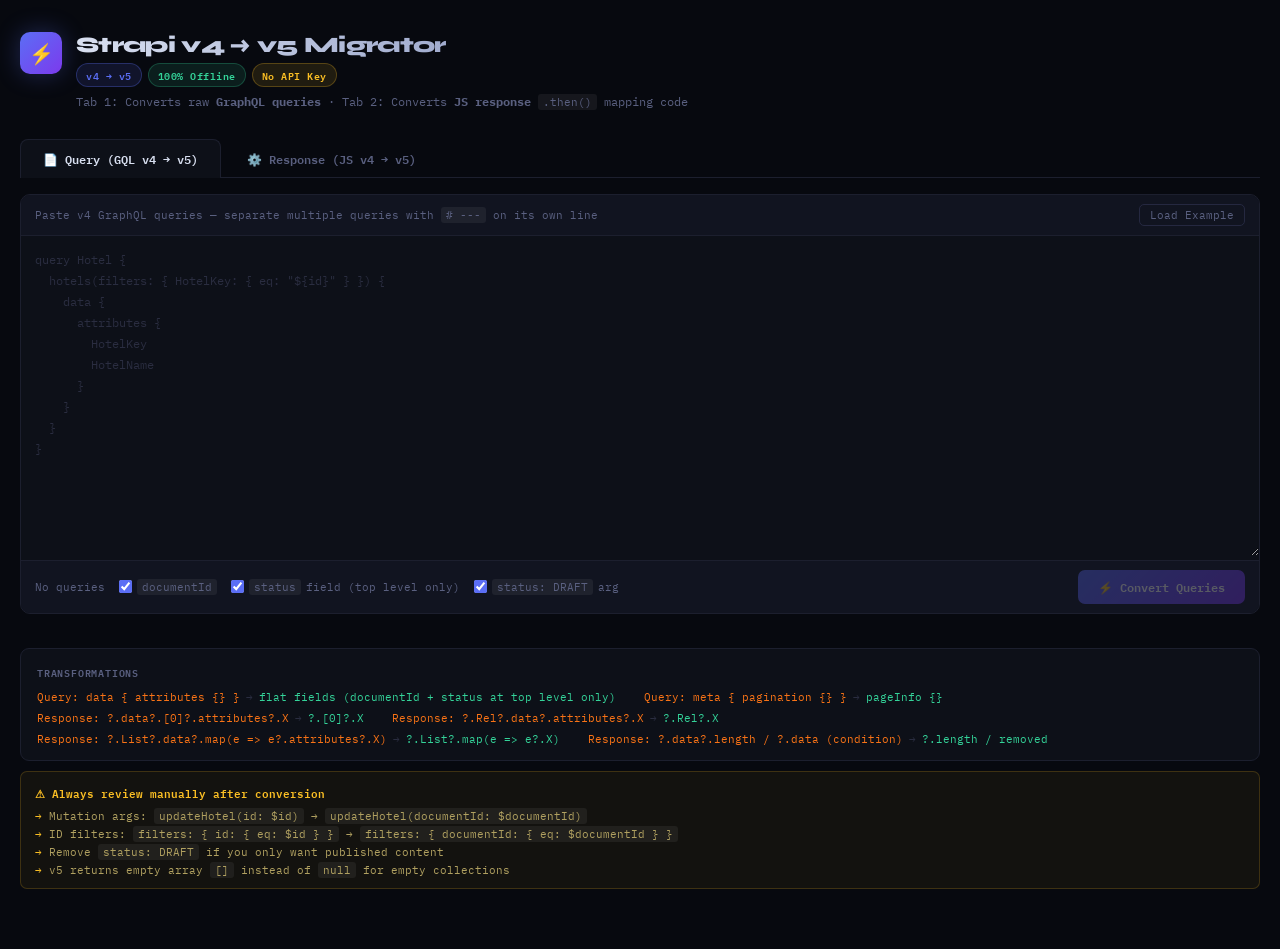
<file: index.html>
<!DOCTYPE html>
<html lang="en">
<head>
<meta charset="UTF-8"/>
<meta name="viewport" content="width=device-width, initial-scale=1.0"/>
<title>Strapi v4 → v5 Migrator</title>
<link href="https://fonts.googleapis.com/css2?family=IBM+Plex+Mono:wght@400;500;600&family=Syne:wght@700;800&display=swap" rel="stylesheet">
<style>
*,*::before,*::after{box-sizing:border-box;margin:0;padding:0}
:root{
  --bg:#07090f;--s1:#0d1018;--s2:#111420;--b1:#1c1f2e;--b2:#252840;
  --tx:#d8dff0;--mt:#5a6080;--dm:#2a2d40;
  --ac:#5b6ef5;--ac2:#7c3aed;
  --gn:#34d399;--rd:#f87171;--yl:#fbbf24;
  --mono:'IBM Plex Mono',monospace;--head:'Syne',sans-serif;
}
html{scroll-behavior:smooth}
body{background:var(--bg);color:var(--tx);font-family:var(--mono);min-height:100vh;padding:32px 20px 60px}
::-webkit-scrollbar{width:5px;height:5px}
::-webkit-scrollbar-thumb{background:var(--dm);border-radius:3px}
.wrap{max-width:1300px;margin:0 auto}

/* header */
.hdr{display:flex;align-items:flex-start;gap:14px;margin-bottom:26px}
.logo{width:42px;height:42px;flex-shrink:0;border-radius:10px;background:linear-gradient(135deg,var(--ac),var(--ac2));display:flex;align-items:center;justify-content:center;font-size:20px;box-shadow:0 0 24px rgba(91,110,245,.3)}
h1{font-family:var(--head);font-size:22px;font-weight:800;letter-spacing:-.03em;background:linear-gradient(90deg,#d8dff0,#7c8ab8);-webkit-background-clip:text;-webkit-text-fill-color:transparent;margin-bottom:5px}
.badges{display:flex;gap:6px;flex-wrap:wrap;margin-top:4px}
.badge{display:inline-flex;align-items:center;border-radius:20px;padding:2px 9px;font-size:10px;font-weight:600;letter-spacing:.05em}
.b-ac{background:rgba(91,110,245,.12);border:1px solid rgba(91,110,245,.3);color:var(--ac)}
.b-gn{background:rgba(52,211,153,.1);border:1px solid rgba(52,211,153,.25);color:var(--gn)}
.b-yl{background:rgba(251,191,36,.1);border:1px solid rgba(251,191,36,.25);color:var(--yl)}
.hdr p{font-size:11.5px;color:var(--mt);line-height:1.65;margin-top:6px}

/* tabs */
.tabs{display:flex;gap:3px;border-bottom:1px solid var(--b1);margin-bottom:0}
.tab{padding:9px 22px;border-radius:8px 8px 0 0;font-size:12px;font-family:var(--mono);font-weight:600;cursor:pointer;border:1px solid transparent;border-bottom:none;color:var(--mt);background:transparent;transition:all .15s;position:relative;bottom:-1px}
.tab.on{background:var(--s1);border-color:var(--b1);border-bottom-color:var(--s1);color:var(--tx)}
.tab:hover:not(.on){color:var(--tx)}
.tc{padding-top:16px}

/* panels */
.panel{background:var(--s1);border:1px solid var(--b1);border-radius:10px;overflow:hidden;margin-bottom:12px}
.ph{background:var(--s2);border-bottom:1px solid var(--b1);padding:9px 14px;display:flex;align-items:center;justify-content:space-between;gap:8px;flex-wrap:wrap}
.pf{background:var(--s2);border-top:1px solid var(--b1);padding:9px 14px;display:flex;align-items:center;justify-content:space-between;flex-wrap:wrap;gap:8px}
.ph-lbl{font-size:11px;color:var(--mt)}
textarea{width:100%;background:transparent;border:none;padding:13px 14px;color:#8a98c4;font-family:var(--mono);font-size:12px;line-height:1.75;resize:vertical;outline:none}
textarea::placeholder{color:var(--dm)}

/* options */
.opts{display:flex;gap:14px;flex-wrap:wrap;align-items:center}
.chk{display:flex;align-items:center;gap:5px;cursor:pointer;font-size:11px;color:var(--mt);user-select:none}
.chk input{width:13px;height:13px;cursor:pointer;accent-color:var(--ac)}
.chk:hover{color:var(--tx)}

/* buttons */
.btn{background:linear-gradient(135deg,var(--ac),var(--ac2));border:none;border-radius:7px;padding:7px 20px;color:#fff;font-family:var(--mono);font-weight:600;font-size:12px;cursor:pointer;transition:opacity .15s,transform .1s;display:flex;align-items:center;gap:6px}
.btn:hover:not(:disabled){opacity:.85;transform:translateY(-1px)}
.btn:disabled{opacity:.3;cursor:not-allowed;transform:none}
.btn-sm{background:transparent;border:1px solid var(--b2);border-radius:5px;padding:3px 10px;color:var(--mt);font-family:var(--mono);font-size:10px;cursor:pointer;display:flex;align-items:center;gap:4px;transition:all .15s;white-space:nowrap}
.btn-sm:hover,.btn-sm.ok{border-color:var(--gn);color:var(--gn)}
.btn-ghost{background:transparent;border:1px solid var(--b2);border-radius:5px;padding:3px 10px;color:var(--mt);font-family:var(--mono);font-size:11px;cursor:pointer;transition:all .15s}
.btn-ghost:hover{border-color:var(--ac);color:var(--ac)}
.btn-ca{background:var(--s2);border:1px solid var(--b2);border-radius:5px;padding:3px 10px;color:var(--mt);font-family:var(--mono);font-size:10px;cursor:pointer;display:flex;align-items:center;gap:4px;transition:all .15s}
.btn-ca:hover,.btn-ca.ok{border-color:var(--gn);color:var(--gn)}

/* progress */
#pw{display:none;margin-bottom:12px}
.pi{display:flex;justify-content:space-between;align-items:center;margin-bottom:6px}
.pi span{font-size:11px;color:var(--mt)}
#pt{height:3px;background:var(--dm);border-radius:2px}
#pb{height:100%;width:0;background:linear-gradient(90deg,var(--ac),var(--ac2));border-radius:2px;transition:width .2s}
#pb.done{background:var(--gn)}

/* cards */
#qr,#rr{display:flex;flex-direction:column;gap:10px}
.card{background:var(--s1);border:1px solid var(--b1);border-radius:9px;overflow:hidden;animation:fi .18s ease}
@keyframes fi{from{opacity:0;transform:translateY(4px)}to{opacity:1}}
.card.ok2{border-color:#1b3428}.card.er{border-color:#3a1a1a}
.ch{background:var(--s2);border-bottom:1px solid var(--b1);padding:8px 13px;display:flex;align-items:center;justify-content:space-between;gap:6px;flex-wrap:wrap}
.card.ok2 .ch{background:#0c1e17}.card.er .ch{background:#1e0c0c}
.ct2{display:flex;align-items:center;gap:8px}
.cn{font-size:12px;font-weight:600;color:var(--tx)}
.cb2{display:grid;grid-template-columns:1fr 1fr}
.cp{padding:11px 13px}
.cp:first-child{border-right:1px solid var(--b1)}
.pl{font-size:9px;font-weight:700;letter-spacing:.1em;margin-bottom:7px}
.pl4{color:var(--rd)}.pl5{color:var(--gn)}
.cp pre{margin:0;font-family:var(--mono);font-size:11.5px;line-height:1.7;white-space:pre-wrap;word-break:break-word}
.p4 pre{color:#7a8ab0}.p5 pre{color:#86efac}

/* response output */
.rg{display:grid;grid-template-columns:1fr 1fr;gap:10px}
.rp{background:var(--s1);border:1px solid var(--b1);border-radius:9px;overflow:hidden}
.rp.ok2{border-color:#1b3428}
.rph{background:var(--s2);border-bottom:1px solid var(--b1);padding:8px 13px;display:flex;justify-content:space-between;align-items:center}
.rp pre{padding:13px;font-family:var(--mono);font-size:11.5px;line-height:1.7;white-space:pre-wrap;word-break:break-word;max-height:620px;overflow-y:auto;color:#7a8ab0}
.rp.ok2 pre{color:#86efac}

/* footer */
.leg{margin-top:22px;background:var(--s1);border:1px solid var(--b1);border-radius:9px;padding:14px 16px}
.leg-t{font-size:10px;color:var(--mt);font-weight:600;letter-spacing:.08em;margin-bottom:9px}
.leg-g{display:flex;flex-wrap:wrap;gap:7px 28px}
.li{font-size:11px;display:flex;align-items:center;gap:6px}
.lv4{color:#f97316}.lv5{color:var(--gn)}.la{color:var(--dm)}
.note{margin-top:10px;background:rgba(251,191,36,.05);border:1px solid rgba(251,191,36,.18);border-radius:7px;padding:11px 14px}
.note-t{font-size:11px;color:var(--yl);font-weight:600;margin-bottom:7px}
.note ul{list-style:none;display:flex;flex-direction:column;gap:4px}
.note li{font-size:11px;color:#b0a060;padding-left:14px;position:relative}
.note li::before{content:'→';position:absolute;left:0;color:var(--yl)}
code{background:rgba(255,255,255,.06);padding:1px 5px;border-radius:3px;font-family:var(--mono);font-size:11px}
.hidden{display:none!important}
.lbl{font-size:11px;color:var(--mt)}
@media(max-width:720px){.cb2,.rg{grid-template-columns:1fr}.cp:first-child{border-right:none;border-bottom:1px solid var(--b1)}body{padding:18px 11px 40px}}
</style>
</head>
<body>
<div class="wrap">

<div class="hdr">
  <div class="logo">⚡</div>
  <div>
    <h1>Strapi v4 → v5 Migrator</h1>
    <div class="badges">
      <span class="badge b-ac">v4 → v5</span>
      <span class="badge b-gn">100% Offline</span>
      <span class="badge b-yl">No API Key</span>
    </div>
    <p>Tab 1: Converts raw <b>GraphQL queries</b> · Tab 2: Converts <b>JS response</b> <code>.then()</code> mapping code</p>
  </div>
</div>

<div class="tabs">
  <button class="tab on" onclick="sw('q')">📄 Query (GQL v4 → v5)</button>
  <button class="tab" onclick="sw('r')">⚙️ Response (JS v4 → v5)</button>
</div>

<!-- ════ QUERY TAB ════ -->
<div id="tq" class="tc">
  <div class="panel">
    <div class="ph">
      <span class="ph-lbl">Paste v4 GraphQL queries — separate multiple queries with <code># ---</code> on its own line</span>
      <button class="btn-ghost" onclick="ldQ()">Load Example</button>
    </div>
    <textarea id="qi" rows="14" oninput="updQ()"
      placeholder="query Hotel {&#10;  hotels(filters: { HotelKey: { eq: &quot;${id}&quot; } }) {&#10;    data {&#10;      attributes {&#10;        HotelKey&#10;        HotelName&#10;      }&#10;    }&#10;  }&#10;}"></textarea>
    <div class="pf">
      <div class="opts">
        <span class="lbl" id="qct">No queries</span>
        <label class="chk"><input type="checkbox" id="ckDocId" checked> <code>documentId</code></label>
        <label class="chk"><input type="checkbox" id="ckStatus" checked> <code>status</code> field (top level only)</label>
        <label class="chk"><input type="checkbox" id="ckDraft" checked> <code>status: DRAFT</code> arg</label>
      </div>
      <button class="btn" id="qb" onclick="convQ()" disabled>⚡ Convert Queries</button>
    </div>
  </div>
  <div id="pw">
    <div class="pi">
      <span id="pl">Converting...</span>
      <button class="btn-ca" id="ca" onclick="cpAll()" style="display:none">
        <svg width="11" height="11" viewBox="0 0 24 24" fill="none" stroke="currentColor" stroke-width="2"><rect x="9" y="9" width="13" height="13" rx="2"/><path d="M5 15H4a2 2 0 0 1-2-2V4a2 2 0 0 1 2-2h9a2 2 0 0 1 2 2v1"/></svg>
        Copy All v5
      </button>
    </div>
    <div id="pt"><div id="pb"></div></div>
  </div>
  <div id="qr"></div>
</div>

<!-- ════ RESPONSE TAB ════ -->
<div id="tr" class="tc hidden">
  <div class="panel">
    <div class="ph">
      <span class="ph-lbl">Paste your v4 JS <code>.then()</code> response block</span>
      <button class="btn-ghost" onclick="ldR()">Load Example</button>
    </div>
    <textarea id="ri" rows="20" oninput="updR()"
      placeholder=".then((res) => {&#10;  return res?.data?.hotels?.data&#10;    ? {&#10;        hotelKey: res?.data?.hotels?.data?.[0]?.attributes?.HotelKey,&#10;      }&#10;    : null;&#10;});"></textarea>
    <div class="pf">
      <span class="lbl" id="rlbl">Paste your response code above</span>
      <button class="btn" id="rb" onclick="convR()" disabled>⚡ Convert Response</button>
    </div>
  </div>
  <div id="rr"></div>
</div>

<div class="leg">
  <div class="leg-t">TRANSFORMATIONS</div>
  <div class="leg-g">
    <div class="li"><span class="lv4">Query: data&nbsp;{&nbsp;attributes&nbsp;{}&nbsp;}</span><span class="la">→</span><span class="lv5">flat fields (documentId + status at top level only)</span></div>
    <div class="li"><span class="lv4">Query: meta&nbsp;{&nbsp;pagination&nbsp;{}&nbsp;}</span><span class="la">→</span><span class="lv5">pageInfo {}</span></div>
    <div class="li"><span class="lv4">Response: ?.data?.[0]?.attributes?.X</span><span class="la">→</span><span class="lv5">?.[0]?.X</span></div>
    <div class="li"><span class="lv4">Response: ?.Rel?.data?.attributes?.X</span><span class="la">→</span><span class="lv5">?.Rel?.X</span></div>
    <div class="li"><span class="lv4">Response: ?.List?.data?.map(e =&gt; e?.attributes?.X)</span><span class="la">→</span><span class="lv5">?.List?.map(e =&gt; e?.X)</span></div>
    <div class="li"><span class="lv4">Response: ?.data?.length / ?.data (condition)</span><span class="la">→</span><span class="lv5">?.length / removed</span></div>
  </div>
</div>
<div class="note">
  <div class="note-t">⚠ Always review manually after conversion</div>
  <ul>
    <li>Mutation args: <code>updateHotel(id: $id)</code> → <code>updateHotel(documentId: $documentId)</code></li>
    <li>ID filters: <code>filters: { id: { eq: $id } }</code> → <code>filters: { documentId: { eq: $documentId } }</code></li>
    <li>Remove <code>status: DRAFT</code> if you only want published content</li>
    <li>v5 returns empty array <code>[]</code> instead of <code>null</code> for empty collections</li>
  </ul>
</div>
</div>

<script>
// ════════════════════════════════════════════
//  COPY HELPER — works on file:// too
// ════════════════════════════════════════════
function doCp(btnId, text) {
  const doFallback = (t) => {
    const ta = document.createElement('textarea');
    ta.value = t;
    ta.style.cssText = 'position:fixed;top:0;left:-9999px;opacity:0';
    document.body.appendChild(ta);
    ta.focus(); ta.select();
    try { document.execCommand('copy'); } catch(e) { alert('Copy failed — please press Ctrl+A then Ctrl+C on the text manually.'); }
    document.body.removeChild(ta);
  };

  if (navigator.clipboard && window.isSecureContext) {
    navigator.clipboard.writeText(text).catch(() => doFallback(text));
  } else {
    doFallback(text);
  }

  const b = document.getElementById(btnId);
  if (!b) return;
  const orig = b.innerHTML;
  b.textContent = '✓ Copied!'; b.classList.add('ok');
  setTimeout(() => { b.innerHTML = orig; b.classList.remove('ok'); }, 1400);
}

// ════════════════════════════════════════════
//  GQL TOKENIZER
// ════════════════════════════════════════════
function tokenize(src) {
  const T = []; let i = 0;
  while (i < src.length) {
    if (/[ \t\r]/.test(src[i])) { let v=''; while(i<src.length&&/[ \t\r]/.test(src[i]))v+=src[i++]; T.push({t:'ws',v}); continue; }
    if (src[i]==='\n') { T.push({t:'nl',v:'\n'}); i++; continue; }
    if (src[i]==='#') { let v=''; while(i<src.length&&src[i]!=='\n')v+=src[i++]; T.push({t:'cmt',v}); continue; }
    if (src.slice(i,i+3)==='"""') { let v='"""'; i+=3; while(i<src.length&&src.slice(i,i+3)!=='"""'){if(src[i]==='\\')v+=src[i++];v+=src[i++];}v+='"""';i+=3;T.push({t:'str',v});continue; }
    if (src[i]==='"') { let v='"'; i++; while(i<src.length&&src[i]!=='"'){if(src[i]==='\\')v+=src[i++];v+=src[i++];}v+='"';i++;T.push({t:'str',v});continue; }
    if (src.slice(i,i+3)==='...') { T.push({t:'...',v:'...'}); i+=3; continue; }
    if ('{}():[]=!|@$,'.includes(src[i])) { T.push({t:src[i],v:src[i]}); i++; continue; }
    if (/[a-zA-Z_]/.test(src[i])) { let v=''; while(i<src.length&&/[a-zA-Z_0-9]/.test(src[i]))v+=src[i++]; T.push({t:'name',v}); continue; }
    if (/[-0-9]/.test(src[i])) { let v=''; while(i<src.length&&/[-0-9.eE+]/.test(src[i]))v+=src[i++]; T.push({t:'num',v}); continue; }
    T.push({t:'unk',v:src[i++]});
  }
  return T;
}

// ════════════════════════════════════════════
//  GQL PARSER
// ════════════════════════════════════════════
function parse(T) {
  let p = 0;
  const SK = new Set(['ws','nl','cmt',',']);
  const sk = () => { while(p<T.length&&SK.has(T[p].t))p++; };
  const pk = () => { let i=p; while(i<T.length&&SK.has(T[i].t))i++; return T[i]||null; };
  const nx = () => { sk(); return T[p++]; };
  const ex = (t) => { sk(); if(!T[p]||T[p].t!==t)throw new Error(`Expected '${t}' got '${T[p]?.t}' ('${T[p]?.v}')`); return T[p++]; };
  const nm = () => { sk(); if(T[p]?.t==='name')return T[p++].v; throw new Error(`Expected name, got '${T[p]?.t}'`); };

  const pT = () => { sk(); let t; if(pk()?.t==='['){nx();const i=pT();ex(']');t={k:'L',t:i};}else t={k:'N',n:nm()}; if(pk()?.t==='!'){nx();t={k:'X',t};} return t; };
  const pV = () => { sk(); const q=pk(); if(!q)throw new Error('expected value');
    if(q.t==='$'){nx();return{k:'$',n:nm()};}
    if(q.t==='num'){nx();return{k:'#',v:q.v};}
    if(q.t==='str'){nx();return{k:'S',v:q.v};}
    if(q.t==='name'){if(['true','false'].includes(q.v)){nx();return{k:'B',v:q.v==='true'};}if(q.v==='null'){nx();return{k:'0'};}nx();return{k:'E',v:q.v};}
    if(q.t==='['){nx();const vs=[];while(pk()?.t!==']')vs.push(pV());ex(']');return{k:'[',vs};}
    if(q.t==='{'){nx();const fs=[];while(pk()?.t!=='}'){const n=nm();ex(':');const v=pV();fs.push({n,v});}ex('}');return{k:'{',fs};}
    throw new Error(`Bad value '${q.t}':'${q.v}'`);
  };
  const pDs = () => { const d=[]; while(pk()?.t==='@'){nx();const n=nm();let a=[];if(pk()?.t==='(')a=pAs();d.push({n,a});} return d; };
  const pAs = () => { ex('(');const a=[];while(pk()?.t!==')'){const n=nm();ex(':');const v=pV();a.push({n,v});}ex(')');return a; };
  const pVDs = () => { ex('(');const v=[];while(pk()?.t!==')'){ex('$');const n=nm();ex(':');const t=pT();let d=null;if(pk()?.t==='='){nx();d=pV();}v.push({n,t,d,ds:pDs()});}ex(')');return v; };
  const pSS = () => { sk();ex('{');const s=[];while(true){sk();if(!pk()||pk().t==='}')break;s.push(pSel());}ex('}');return{k:'SS',s}; };
  const pSel = () => { sk();
    if(pk()?.t==='...'){nx();
      if(pk()?.t==='name'&&pk().v==='on'){nm();const on=nm();return{k:'IN',on,ds:pDs(),ss:pSS()};}
      if(pk()?.t==='@'){return{k:'IN',on:null,ds:pDs(),ss:pSS()};}
      const n=nm();return{k:'SP',n,ds:pDs()};
    }
    sk();let al=null,n=nm();if(pk()?.t===':'){nx();al=n;n=nm();}
    let a=[];if(pk()?.t==='(')a=pAs();const ds=pDs();let ss=null;if(pk()?.t==='{')ss=pSS();
    return{k:'F',al,n,a,ds,ss};
  };
  const pOp = () => { sk();let op='query',name=null,vars=[],ds=[];
    if(pk()?.t==='name'&&['query','mutation','subscription'].includes(pk().v)){op=nm();if(pk()?.t==='name')name=nm();if(pk()?.t==='(')vars=pVDs();ds=pDs();}
    return{k:'Op',op,name,vars,ds,ss:pSS()};
  };
  const pDoc = () => { const defs=[]; while(true){sk();if(p>=T.length)break;
    if(pk()?.t==='name'&&pk().v==='fragment'){nm();const n=nm();nm();const on=nm();const ds=pDs();defs.push({k:'Fr',name:n,on,ds,ss:pSS()});}
    else defs.push(pOp());
  } return{k:'D',defs}; };
  return pDoc();
}

// ════════════════════════════════════════════
//  TRANSFORMER  — depth-aware, status/docId only at depth 0
// ════════════════════════════════════════════
const FID = {k:'F',al:null,n:'documentId',a:[],ds:[],ss:null};
const FST = {k:'F',al:null,n:'status',a:[],ds:[],ss:null};

function isDW(f) { return f.ss && f.ss.s.some(x=>x.k==='F'&&x.n==='attributes'); }

function txDoc(doc, opts) { return {...doc, defs: doc.defs.map(d => txDef(d, opts))}; }
function txDef(d, opts) {
  if (d.k==='Op'||d.k==='Fr') return {...d, ss: txSS(d.ss, opts, true, 0)};
  return d;
}
// depth = how many data{attributes} wrappers deep we are
// Only inject documentId/status fields at depth === 0
function txSS(ss, opts, top, depth) {
  if (!ss) return null;
  return {...ss, s: txSels(ss.s, opts, top, depth)};
}
function txSels(sels, opts, top, depth) {
  // Detect collection: has meta{pagination} sibling
  const isCol = sels.some(s => s.k==='F' && s.n==='meta' && s.ss?.s?.some(x=>x.k==='F'&&x.n==='pagination'));
  const out = [];

  for (const sel of sels) {
    if (sel.k==='SP') { out.push(sel); continue; }
    if (sel.k==='IN') { out.push({...sel, ss: txSS(sel.ss, opts, false, depth)}); continue; }

    // ── flatten data { attributes {} } ──
    if (sel.n==='data' && isDW(sel)) {
      const af = sel.ss.s.find(x=>x.k==='F'&&x.n==='attributes');
      const rest = sel.ss.s.filter(x=>x.k==='F'&&x.n!=='attributes'&&x.n!=='id');

      if (isCol) {
        // Collection → inline (no nodes wrapper in v5 flat array)
        if (depth===0 && opts.docId) out.push(FID);
        if (depth===0 && opts.statusField) out.push(FST);
        if (af?.ss) out.push(...txSels(af.ss.s, opts, false, depth+1));
        out.push(...rest.map(f => txF(f, opts, depth+1)));
      } else {
        // Single item → inline flatten
        if (depth===0 && opts.docId) out.push(FID);
        if (depth===0 && opts.statusField) out.push(FST);
        if (af?.ss) out.push(...txSels(af.ss.s, opts, false, depth+1));
        out.push(...rest.map(f => txF(f, opts, depth+1)));
      }
      continue;
    }

    // ── meta{pagination} → pageInfo ──
    if (sel.n==='meta' && sel.ss) {
      const pg = sel.ss.s.find(x=>x.k==='F'&&x.n==='pagination');
      if (pg) {
        out.push({k:'F',al:null,n:'pageInfo',a:[],ds:sel.ds, ss:{k:'SS',s: pg.ss?txSels(pg.ss.s, opts, false, depth):[]}});
        continue;
      }
    }

    // ── top-level collection: inject status: DRAFT arg ──
    if (top && sel.k==='F' && sel.ss && opts.statusArg) {
      if (sel.ss.s.some(x=>x.k==='F'&&x.n==='data'&&isDW(x))) {
        const na = [...(sel.a||[])];
        if (!na.some(a=>a.n==='status')) na.push({n:'status',v:{k:'E',v:'DRAFT'}});
        out.push(txF({...sel,a:na}, opts, depth));
        continue;
      }
    }

    out.push(txF(sel, opts, depth));
  }
  return out;
}
function txF(f, opts, depth) {
  return {...f, ss: f.ss ? txSS(f.ss, opts, false, depth) : null};
}

// ════════════════════════════════════════════
//  PRINTER
// ════════════════════════════════════════════
function printDoc(doc) { return doc.defs.map(d=>printDef(d,0)).join('\n\n'); }
function printDef(d, i) {
  if (d.k==='Op') {
    let s=''; const hd=d.name||d.vars?.length||d.op!=='query'||d.ds?.length;
    if(hd){s+=d.op;if(d.name)s+=' '+d.name;if(d.vars?.length)s+='('+d.vars.map(v=>{let x=`$${v.n}: ${pT(v.t)}`;if(v.d)x+=' = '+pV(v.d);if(v.ds?.length)x+=' '+v.ds.map(pD).join(' ');return x;}).join(', ')+')';if(d.ds?.length)s+=' '+d.ds.map(pD).join(' ');s+=' ';}
    return s + pSS(d.ss, i);
  }
  if (d.k==='Fr') { let s=`fragment ${d.name} on ${d.on}`;if(d.ds?.length)s+=' '+d.ds.map(pD).join(' ');return s+' '+pSS(d.ss,i); }
  return '';
}
function pSS(ss, i) {
  if (!ss||!ss.s.length) return '{}';
  const I='  '.repeat(i), I1='  '.repeat(i+1);
  return '{\n'+ss.s.map(x=>I1+pSel(x,i+1)).join('\n')+'\n'+I+'}';
}
function pSel(s, i) {
  if(s.k==='SP'){let r=`...${s.n}`;if(s.ds?.length)r+=' '+s.ds.map(pD).join(' ');return r;}
  if(s.k==='IN'){let r='...';if(s.on)r+=` on ${s.on}`;if(s.ds?.length)r+=' '+s.ds.map(pD).join(' ');return r+' '+pSS(s.ss,i);}
  let r='';if(s.al)r+=s.al+': ';r+=s.n;
  if(s.a?.length)r+='('+s.a.map(a=>a.n+': '+pV(a.v)).join(', ')+')';
  if(s.ds?.length)r+=' '+s.ds.map(pD).join(' ');
  if(s.ss)r+=' '+pSS(s.ss,i);
  return r;
}
function pT(t){if(t.k==='X')return pT(t.t)+'!';if(t.k==='L')return'['+pT(t.t)+']';return t.n;}
function pV(v){
  if(!v)return'';
  if(v.k==='$')return'$'+v.n;if(v.k==='#')return v.v;if(v.k==='S')return v.v;
  if(v.k==='B')return v.v?'true':'false';if(v.k==='0')return'null';if(v.k==='E')return v.v;
  if(v.k==='[')return'['+v.vs.map(pV).join(', ')+']';
  if(v.k==='{')return'{'+v.fs.map(f=>f.n+': '+pV(f.v)).join(', ')+'}';
  return'';
}
function pD(d){let s='@'+d.n;if(d.a?.length)s+='('+d.a.map(a=>a.n+': '+pV(a.v)).join(', ')+')';return s;}

// ════════════════════════════════════════════
//  TEMPLATE LITERAL PLACEHOLDER
// ════════════════════════════════════════════
function preGL(g){const ph=[];const out=g.replace(/\$\{([^}]*)\}/g,(_,c)=>{ph.push(c);return`"__PH${ph.length-1}__"`;});return{out,ph};}
function postGL(g,ph){return g.replace(/"__PH(\d+)__"/g,(_,i)=>`\${${ph[i]}}`);}

// ════════════════════════════════════════════
//  MAIN GQL CONVERT
// ════════════════════════════════════════════
function convGQL(input) {
  try {
    const opts = {
      docId:       document.getElementById('ckDocId').checked,
      statusField: document.getElementById('ckStatus').checked,
      statusArg:   document.getElementById('ckDraft').checked,
    };
    const {out, ph} = preGL(input);
    const output = postGL(printDoc(txDoc(parse(tokenize(out)), opts)), ph);
    return {ok: true, output, changed: output.trim() !== input.trim()};
  } catch(e) {
    return {ok: false, error: e.message};
  }
}

// ════════════════════════════════════════════
//  JS RESPONSE TRANSFORMER
// ════════════════════════════════════════════
function convResponse(code) {
  let s = code;

  // ① Protect "res?.data?." — this is the Apollo/GQL root and must NEVER be stripped.
  //   Replace it with a placeholder so all subsequent steps ignore it.
  s = s.replace(/\bres\?\.data\?\./g, '__RD__');

  // ② Collapse ALL multiline optional-chain continuations.
  //   Any line whose NEXT non-empty line starts with "?.<letter or [>" is a continuation.
  //   e.g.  "?.StarRating?.data\n          ?.attributes?.RatingLevel"
  //       → "?.StarRating?.data?.attributes?.RatingLevel"
  //   The ternary "?\s {" does NOT match because "?" there is followed by space, not ".".
  let prev;
  do {
    prev = s;
    s = s.replace(/\n[ \t]+(\?\.[a-zA-Z_\[])/g, '$1');
  } while (s !== prev);

  // ③ hotels?.data?.[N]?.attributes?.X  →  hotels?.[N]?.X
  do {
    prev = s;
    s = s.replace(/(\w)\?\.data\?\.\[(\d+)\]\?\.attributes\?\./g, '$1?.[$2]?.');
  } while (s !== prev);

  // ④ ?.REL?.data?.attributes?.X  →  ?.REL?.X  (nested single relation)
  do {
    prev = s;
    s = s.replace(/(\w)\?\.data\?\.attributes\?\./g, '$1?.');
  } while (s !== prev);

  // ⑤ ?.LIST?.data?.map(  →  ?.LIST?.map(
  s = s.replace(/(\w)\?\.data\?\.map\(/g, '$1?.map(');

  // ⑥ ?.LIST?.data?.length  →  ?.LIST?.length
  s = s.replace(/(\w)\?\.data\?\.length/g, '$1?.length');

  // ⑦ Remaining ?.attributes?. (in map callbacks: eachAirport?.attributes?.X → eachAirport?.X)
  s = s.replace(/\?\.attributes\?\./g, '?.');

  // ⑧ Collection ?.data used as ternary condition or returned value
  //   e.g. "hotels?.data\n    ? {...}" or "hotels?.data ? {...}"
  //   "res?.data" is already protected, so this only hits the Strapi collection array ref.
  s = s.replace(/(\w)\?\.data(\s*)(?=[?:])/g, '$1$2');

  // ⑨ Restore protected "res?.data?."
  s = s.replace(/__RD__/g, 'res?.data?.');

  return {ok: true, output: s};
}

// ════════════════════════════════════════════
//  UI HELPERS
// ════════════════════════════════════════════
function esc(s){return s.replace(/&/g,'&amp;').replace(/</g,'&lt;').replace(/>/g,'&gt;');}
const IC=`<svg width="11" height="11" viewBox="0 0 24 24" fill="none" stroke="currentColor" stroke-width="2"><rect x="9" y="9" width="13" height="13" rx="2"/><path d="M5 15H4a2 2 0 0 1-2-2V4a2 2 0 0 1 2-2h9a2 2 0 0 1 2 2v1"/></svg>`;

function sw(t){
  document.querySelectorAll('.tab').forEach((el,i)=>el.classList.toggle('on',['q','r'][i]===t));
  document.getElementById('tq').classList.toggle('hidden',t!=='q');
  document.getElementById('tr').classList.toggle('hidden',t!=='r');
}

// ════════════════════════════════════════════
//  QUERY TAB LOGIC
// ════════════════════════════════════════════
let gSt = {items:[], done:0};
const splitQ = r => r.split(/\n# ---\n|^# ---\n/m).map(q=>q.trim()).filter(Boolean);
const opNm  = q => (q.match(/(?:query|mutation|subscription|fragment)\s+(\w+)/)||[])[1] || null;

function updQ(){
  const n = document.getElementById('qi').value.trim() ? splitQ(document.getElementById('qi').value.trim()).length : 0;
  document.getElementById('qct').textContent = n===0 ? 'No queries' : `${n} quer${n===1?'y':'ies'} detected`;
  document.getElementById('qb').disabled = n===0;
}

function cardHTML(i) {
  const r = gSt.items[i];
  const name = opNm(r.v4) || `Query ${i+1}`;
  const cls = r.ok===true?'ok2':r.ok===false?'er':'';
  const ic = r.ok===true?'✓':r.ok===false?'✗':'○';
  const sc = r.ok===true?'var(--gn)':r.ok===false?'var(--rd)':'var(--mt)';
  const pid=`qp${i}`, bid=`qb${i}`;
  const cpb = r.ok===true ? `<button class="btn-sm" id="${bid}" onclick="doCp('${bid}', document.getElementById('${pid}').textContent)">${IC} Copy v5</button>` : '';
  let v5 = '';
  if (r.ok===true)  v5 = `<div class="pl pl5">STRAPI v5</div><pre id="${pid}">${esc(r.output)}</pre>`;
  if (r.ok===false) v5 = `<div class="pl pl5">STRAPI v5</div><div style="color:var(--rd);font-size:11px;padding-top:4px">✗ ${esc(r.error||'Parse error')}</div>`;
  return `<div class="card ${cls}" id="qc${i}">
  <div class="ch"><div class="ct2"><span style="color:${sc}">${ic}</span><span class="cn">${esc(name)}</span></div>${cpb}</div>
  <div class="cb2">
    <div class="cp p4"><div class="pl pl4">v4 ORIGINAL</div><pre>${esc(r.v4)}</pre></div>
    <div class="cp p5">${v5}</div>
  </div>
</div>`;
}

function refreshCard(i){const el=document.getElementById(`qc${i}`);const h=cardHTML(i);if(el)el.outerHTML=h;else document.getElementById('qr').insertAdjacentHTML('beforeend',h);}

function updProg(){
  const tot=gSt.items.length, dn=gSt.done;
  document.getElementById('pb').style.width=(tot>0?dn/tot*100:0)+'%';
  if(dn===tot&&tot>0) document.getElementById('pb').classList.add('done');
  document.getElementById('pl').textContent = dn===tot&&tot>0?`✓ All ${tot} done!`:`Converting… ${dn}/${tot}`;
  if(dn>0) document.getElementById('ca').style.display='flex';
}

function convQ(){
  const raw = document.getElementById('qi').value.trim(); if(!raw) return;
  const qs = splitQ(raw);
  gSt = {items: qs.map(v4=>({v4})), done:0};
  document.getElementById('pw').style.display='block';
  document.getElementById('pb').style.width='0'; document.getElementById('pb').classList.remove('done');
  document.getElementById('ca').style.display='none';
  document.getElementById('qb').disabled=true;
  document.getElementById('qr').innerHTML = gSt.items.map((_,i)=>cardHTML(i)).join('');
  for(let i=0;i<qs.length;i++){const r=convGQL(qs[i]);gSt.items[i]={v4:qs[i],...r};gSt.done++;updProg();refreshCard(i);}
  document.getElementById('qb').disabled=false;
}

function cpAll(){
  const all=gSt.items.filter(r=>r.ok).map(r=>r.output).join('\n\n# ---\n\n');
  const bid='ca'; const b=document.getElementById(bid);
  const orig=b.innerHTML;
  const doFb=(t)=>{const ta=document.createElement('textarea');ta.value=t;ta.style.cssText='position:fixed;top:0;left:-9999px;opacity:0';document.body.appendChild(ta);ta.focus();ta.select();try{document.execCommand('copy');}catch(e){}document.body.removeChild(ta);};
  if(navigator.clipboard&&window.isSecureContext){navigator.clipboard.writeText(all).catch(()=>doFb(all));}else{doFb(all);}
  b.textContent='✓ Copied!'; b.classList.add('ok');
  setTimeout(()=>{b.innerHTML=orig;b.classList.remove('ok');},1500);
}

// ════════════════════════════════════════════
//  RESPONSE TAB LOGIC
// ════════════════════════════════════════════
function updR(){
  const v=document.getElementById('ri').value.trim();
  document.getElementById('rlbl').textContent=v?'Ready to convert':'Paste your response code above';
  document.getElementById('rb').disabled=!v;
}

function convR(){
  const code=document.getElementById('ri').value.trim(); if(!code) return;
  const res=convResponse(code);
  const el=document.getElementById('rr');
  const pid='rpr', bid='rbr';
  el.innerHTML=`<div class="rg">
    <div class="rp">
      <div class="rph"><span class="pl pl4">v4 ORIGINAL</span></div>
      <pre>${esc(code)}</pre>
    </div>
    <div class="rp ok2">
      <div class="rph">
        <span class="pl pl5">v5 CONVERTED</span>
        <button class="btn-sm" id="${bid}" onclick="doCp('${bid}', document.getElementById('${pid}').textContent)">${IC} Copy v5</button>
      </div>
      <pre id="${pid}">${esc(res.output)}</pre>
    </div>
  </div>`;
}

// ════════════════════════════════════════════
//  EXAMPLES  (from the user's actual files)
// ════════════════════════════════════════════
const Q_EX = `query Hotel {
  hotels(filters: { HotelKey: { eq: "\${hotelId}" } }) {
    data {
      attributes {
        HotelKey
        HotelName
        Description
        Slug
        StarRating {
          data {
            attributes {
              RatingLevel
            }
          }
        }
        Country {
          data {
            attributes {
              CountryName
              Slug
            }
          }
        }
        Province {
          data {
            attributes {
              ProvinceName
              Slug
              ProvinceId
              Airports {
                data {
                  attributes {
                    AirportCode
                    AirportName
                  }
                }
              }
              MapInfo {
                Lat
                Long
                Zoom
              }
            }
          }
        }
        Location {
          data {
            attributes {
              LocationName
              Slug
            }
          }
        }
        FacilitiesV1(pagination: { pageSize: 500 }) {
          data {
            attributes {
              Description
              Code
              TopAminitiesPriority
              TopHighlightsPriority
              FacilityGroupV1 {
                data {
                  attributes {
                    Description
                    Code
                    Image {
                      data {
                        attributes {
                          provider
                          url
                        }
                      }
                    }
                  }
                }
              }
            }
          }
        }
        Faq(pagination: { pageSize: 100 }) {
          Title
          Description
        }
        SeoTitle
        SeoDescription
        SeoKeywords
        SeoNoIndex
        SeoNoFollow
        flashDeal
        VideoLink
        QandA(pagination: { pageSize: 100 }) {
          Title
          Description
        }
        GoogleReview
      }
    }
  }
}`;

const R_EX = `.then((res) => {
  return res?.data?.hotels?.data
    ? {
        hotelKey: res?.data?.hotels?.data?.[0]?.attributes?.HotelKey,
        hotelName: res?.data?.hotels?.data?.[0]?.attributes?.HotelName,
        description: res?.data?.hotels?.data?.[0]?.attributes?.Description,
        slug: res?.data?.hotels?.data?.[0]?.attributes?.Slug,
        rating: res?.data?.hotels?.data?.[0]?.attributes?.StarRating?.data
          ?.attributes?.RatingLevel
          ? res?.data?.hotels?.data?.[0]?.attributes?.StarRating?.data?.attributes
              ?.RatingLevel
          : 0,
        country: {
          countryName:
            res?.data?.hotels?.data?.[0]?.attributes?.Country?.data?.attributes
              ?.CountryName,
          slug: res?.data?.hotels?.data?.[0]?.attributes?.Country?.data
            ?.attributes?.Slug,
        },
        province: {
          provinceName:
            res?.data?.hotels?.data?.[0]?.attributes?.Province?.data?.attributes
              ?.ProvinceName,
          slug: res?.data?.hotels?.data?.[0]?.attributes?.Province?.data
            ?.attributes?.Slug,
          provinceId: res?.data?.hotels?.data?.[0]?.attributes?.Province?.data
            ?.attributes?.ProvinceId,
          airportCodes:
            res?.data?.hotels?.data?.[0]?.attributes?.Province?.data?.attributes?.Airports?.data?.map(
              (eachAirport) => {
                return {
                  airportCode: eachAirport?.attributes?.AirportCode,
                };
              }
            ),
          mapInfo: {
            lat: res?.data?.hotels?.data?.[0]?.attributes?.Province?.data
              ?.attributes?.MapInfo?.Lat || null,
            long: res?.data?.hotels?.data?.[0]?.attributes?.Province?.data
              ?.attributes?.MapInfo?.Long || null,
            zoom: res?.data?.hotels?.data?.[0]?.attributes?.Province?.data
              ?.attributes?.MapInfo?.Zoom || null,
          },
        },
        location: {
          locationName:
            res?.data?.hotels?.data?.[0]?.attributes?.Location?.data?.attributes
              ?.LocationName || null,
          slug: res?.data?.hotels?.data?.[0]?.attributes?.Location?.data
            ?.attributes?.Slug || null,
        },
        facilities:
          res?.data?.hotels?.data?.[0]?.attributes?.FacilitiesV1?.data?.length > 0
            ? res?.data?.hotels?.data?.[0]?.attributes?.FacilitiesV1?.data
            : [],
        seo: {
          seoTitle: res?.data?.hotels?.data?.[0]?.attributes?.SeoTitle,
          seoDescription: res?.data?.hotels?.data?.[0]?.attributes?.SeoDescription,
          seoKeywords: res?.data?.hotels?.data?.[0]?.attributes?.SeoKeywords,
          seoNoIndex: res?.data?.hotels?.data?.[0]?.attributes?.SeoNoIndex,
          seoNoFollow: res?.data?.hotels?.data?.[0]?.attributes?.SeoNoFollow,
        },
        faq:
          res?.data?.hotels?.data?.[0]?.attributes?.Faq?.length > 0
            ? res?.data?.hotels?.data?.[0]?.attributes?.Faq
            : [],
        flashDeal: res?.data?.hotels?.data?.[0]?.attributes?.flashDeal || null,
        videolink: res?.data?.hotels?.data?.[0]?.attributes?.VideoLink || null,
        qanda:
          res?.data?.hotels?.data?.[0]?.attributes?.QandA?.length > 0
            ? res?.data?.hotels?.data?.[0]?.attributes?.QandA
            : [],
        GoogleReview: res?.data?.hotels?.data?.[0]?.attributes?.GoogleReview || null,
      }
    : null;
});`;

function ldQ(){document.getElementById('qi').value=Q_EX;updQ();}
function ldR(){document.getElementById('ri').value=R_EX;updR();}
</script>
</body>
</html>
</file>
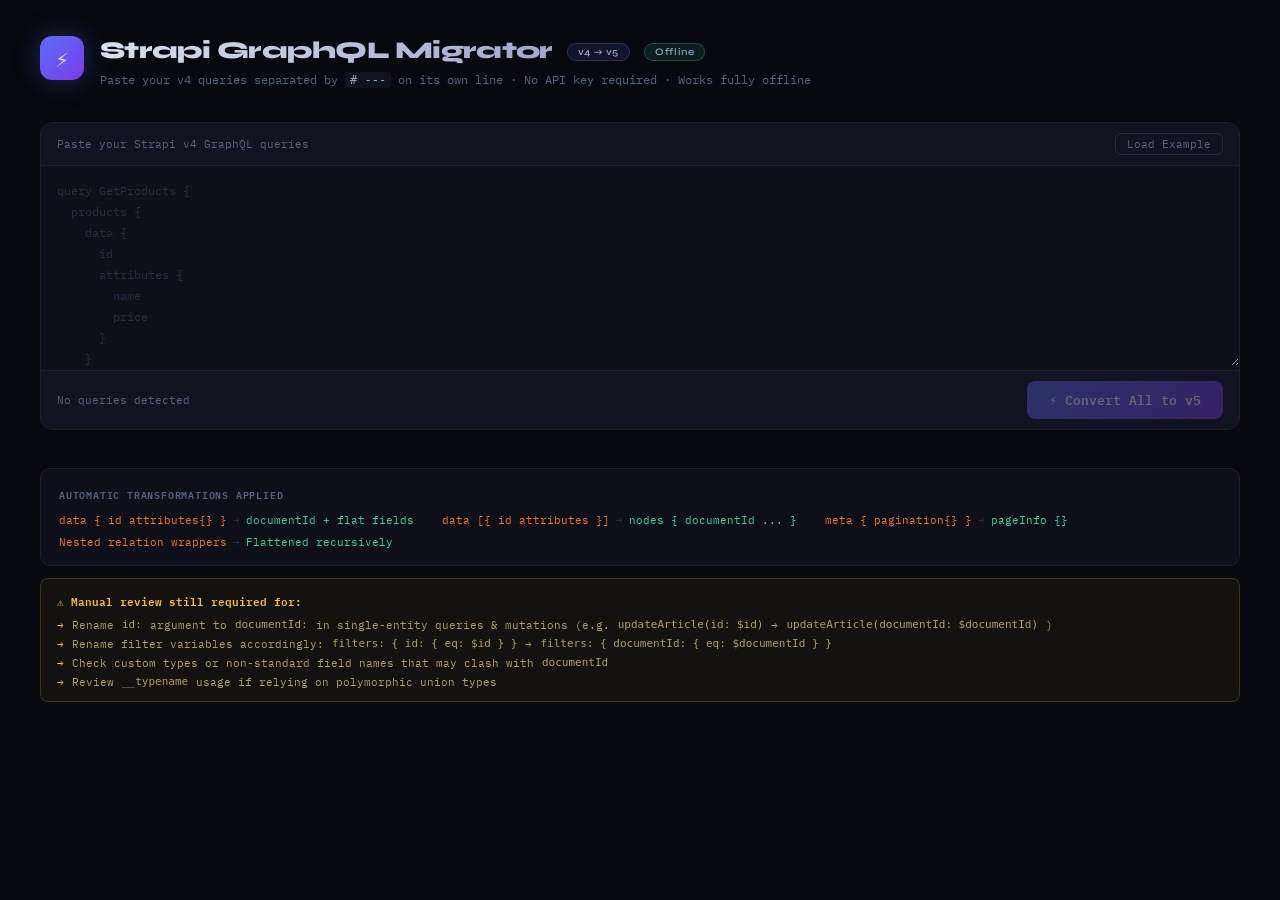
<file: query.html>
<!DOCTYPE html>
<html lang="en">
<head>
<meta charset="UTF-8"/>
<meta name="viewport" content="width=device-width, initial-scale=1.0"/>
<title>Strapi GraphQL Migrator — v4 → v5 (Offline)</title>
<link rel="preconnect" href="https://fonts.googleapis.com">
<link href="https://fonts.googleapis.com/css2?family=IBM+Plex+Mono:wght@400;500;600&family=Syne:wght@700;800&display=swap" rel="stylesheet">
<style>
*,*::before,*::after{box-sizing:border-box;margin:0;padding:0}
:root{
  --bg:#07090f;--s1:#0d1018;--s2:#111420;--b1:#1c1f2e;--b2:#252840;
  --tx:#d8dff0;--mt:#5a6080;--dm:#2a2d40;
  --ac:#5b6ef5;--ac2:#7c3aed;
  --green:#34d399;--red:#f87171;--yellow:#fbbf24;--blue:#60a5fa;
  --mono:'IBM Plex Mono',monospace;--display:'Syne',sans-serif;
}
html{scroll-behavior:smooth}
body{background:var(--bg);color:var(--tx);font-family:var(--mono);font-size:13px;min-height:100vh;padding:36px 24px 60px}
::-webkit-scrollbar{width:5px;height:5px}
::-webkit-scrollbar-track{background:transparent}
::-webkit-scrollbar-thumb{background:var(--dm);border-radius:3px}

.wrap{max-width:1200px;margin:0 auto}

/* header */
.hdr{display:flex;align-items:flex-start;gap:16px;margin-bottom:32px}
.logo{width:44px;height:44px;flex-shrink:0;border-radius:12px;background:linear-gradient(135deg,var(--ac),var(--ac2));display:flex;align-items:center;justify-content:center;font-size:22px;box-shadow:0 0 28px rgba(91,110,245,.3)}
.hdr h1{font-family:var(--display);font-size:24px;font-weight:800;letter-spacing:-.03em;background:linear-gradient(90deg,#d8dff0,#7c8ab8);-webkit-background-clip:text;-webkit-text-fill-color:transparent;margin-bottom:5px}
.badge{display:inline-flex;align-items:center;background:rgba(91,110,245,.12);border:1px solid rgba(91,110,245,.3);border-radius:20px;padding:2px 10px;font-size:10px;color:var(--ac);font-weight:600;letter-spacing:.06em;margin-left:8px;vertical-align:middle}
.badge.offline{background:rgba(52,211,153,.1);border-color:rgba(52,211,153,.3);color:var(--green)}
.hdr p{font-size:12px;color:var(--mt);line-height:1.7}

/* panels */
.panel{background:var(--s1);border:1px solid var(--b1);border-radius:12px;overflow:hidden;margin-bottom:14px}
.phead{background:var(--s2);border-bottom:1px solid var(--b1);padding:10px 16px;display:flex;align-items:center;justify-content:space-between}
.phead-lbl{font-size:11px;color:var(--mt)}
.pfoot{background:var(--s2);border-top:1px solid var(--b1);padding:10px 16px;display:flex;align-items:center;justify-content:space-between;flex-wrap:wrap;gap:8px}

textarea#inp{width:100%;min-height:200px;background:transparent;border:none;padding:14px 16px;color:#8a98c4;font-family:var(--mono);font-size:12px;line-height:1.75;resize:vertical;outline:none}
textarea#inp::placeholder{color:var(--dm)}

#qcount{font-size:11px;color:var(--mt)}

.btn-primary{background:linear-gradient(135deg,var(--ac),var(--ac2));border:none;border-radius:8px;padding:8px 22px;color:#fff;font-family:var(--mono);font-weight:600;font-size:13px;cursor:pointer;transition:opacity .2s,transform .1s;display:flex;align-items:center;gap:7px}
.btn-primary:hover:not(:disabled){opacity:.88;transform:translateY(-1px)}
.btn-primary:disabled{opacity:.35;cursor:not-allowed;transform:none}
.btn-ghost{background:transparent;border:1px solid var(--b2);border-radius:6px;padding:3px 11px;color:var(--mt);font-family:var(--mono);font-size:11px;cursor:pointer;transition:all .15s}
.btn-ghost:hover{border-color:var(--ac);color:var(--ac)}

/* progress */
#progwrap{margin-bottom:16px;display:none}
.prog-info{display:flex;justify-content:space-between;align-items:center;margin-bottom:7px}
.prog-info span{font-size:11px;color:var(--mt)}
#progtrack{height:3px;background:var(--dm);border-radius:2px;overflow:hidden}
#progbar{height:100%;width:0%;background:linear-gradient(90deg,var(--ac),var(--ac2));border-radius:2px;transition:width .25s ease}
#progbar.done{background:var(--green)}

.btn-copyall{background:var(--s2);border:1px solid var(--b2);border-radius:6px;padding:4px 13px;color:var(--mt);font-family:var(--mono);font-size:11px;cursor:pointer;display:flex;align-items:center;gap:5px;transition:all .15s}
.btn-copyall:hover,.btn-copyall.ok{border-color:var(--green);color:var(--green)}

/* cards */
#results{display:flex;flex-direction:column;gap:12px}
.card{background:var(--s1);border:1px solid var(--b1);border-radius:10px;overflow:hidden;animation:fi .2s ease}
@keyframes fi{from{opacity:0;transform:translateY(5px)}to{opacity:1;transform:none}}
.card.done{border-color:#1a3326}
.card.warn{border-color:#3a2e10}
.card.err{border-color:#3a1a1a}

.chead{background:var(--s2);border-bottom:1px solid var(--b1);padding:9px 14px;display:flex;align-items:center;justify-content:space-between}
.card.done .chead{background:#0b1e16}
.card.warn .chead{background:#1e1a0b}
.card.err  .chead{background:#1e0b0b}

.ctitle{display:flex;align-items:center;gap:9px}
.cname{font-size:12px;color:var(--tx);font-weight:600}
.cstatus{font-size:12px}

.cbody{display:grid;grid-template-columns:1fr 1fr}
.cpane{padding:12px 14px}
.cpane:first-child{border-right:1px solid var(--b1)}
.plbl{font-size:9px;font-weight:700;letter-spacing:.1em;margin-bottom:8px}
.plbl-v4{color:var(--red)}
.plbl-v5{color:var(--green)}
.cpane pre{margin:0;font-family:var(--mono);font-size:11.5px;line-height:1.7;white-space:pre-wrap;word-break:break-word}
.pane-v4 pre{color:#7a8ab0}
.pane-v5 pre{color:#86efac}
.pane-warn pre{color:#fde68a}

.btn-copy1{background:transparent;border:1px solid var(--b2);border-radius:5px;padding:3px 10px;color:var(--mt);font-family:var(--mono);font-size:10px;cursor:pointer;display:flex;align-items:center;gap:4px;transition:all .15s}
.btn-copy1:hover,.btn-copy1.ok{border-color:var(--green);color:var(--green)}

/* warnings */
.warn-tag{font-size:10px;background:rgba(251,191,36,.1);border:1px solid rgba(251,191,36,.3);border-radius:4px;padding:2px 7px;color:var(--yellow)}

/* legend */
.legend{margin-top:24px;background:var(--s1);border:1px solid var(--b1);border-radius:10px;padding:16px 18px}
.leg-title{font-size:10px;color:var(--mt);font-weight:600;letter-spacing:.08em;margin-bottom:10px}
.leg-grid{display:flex;flex-wrap:wrap;gap:8px 28px}
.leg-item{font-size:11px;display:flex;align-items:center;gap:6px}
.v4k{color:#f97316}.v5k{color:var(--green)}.arr{color:var(--dm)}

/* manual steps */
.manual{margin-top:12px;background:rgba(251,191,36,.05);border:1px solid rgba(251,191,36,.2);border-radius:8px;padding:12px 16px}
.manual-title{font-size:11px;color:var(--yellow);font-weight:600;margin-bottom:8px}
.manual ul{list-style:none;display:flex;flex-direction:column;gap:5px}
.manual li{font-size:11px;color:#b0a060;display:flex;gap:8px}
.manual li::before{content:'→';color:var(--yellow);flex-shrink:0}

@media(max-width:640px){
  .cbody{grid-template-columns:1fr}
  .cpane:first-child{border-right:none;border-bottom:1px solid var(--b1)}
  body{padding:20px 12px 40px}
}
</style>
</head>
<body>
<div class="wrap">

<div class="hdr">
  <div class="logo">⚡</div>
  <div>
    <h1>Strapi GraphQL Migrator
      <span class="badge">v4 → v5</span>
      <span class="badge offline">Offline</span>
    </h1>
    <p>Paste your v4 queries separated by <code style="background:var(--s2);padding:1px 5px;border-radius:3px;color:#94a3b8"># ---</code> on its own line · No API key required · Works fully offline</p>
  </div>
</div>

<div class="panel">
  <div class="phead">
    <span class="phead-lbl">Paste your Strapi v4 GraphQL queries</span>
    <button class="btn-ghost" onclick="loadExample()">Load Example</button>
  </div>
  <textarea id="inp" oninput="updateCount()" placeholder="query GetProducts {&#10;  products {&#10;    data {&#10;      id&#10;      attributes {&#10;        name&#10;        price&#10;      }&#10;    }&#10;    meta { pagination { total page pageSize pageCount } }&#10;  }&#10;}&#10;# ---&#10;query GetCategory($id: ID!) { ... }"></textarea>
  <div class="pfoot">
    <span id="qcount">No queries detected</span>
    <button class="btn-primary" id="convbtn" onclick="convertAll()" disabled>⚡ Convert All to v5</button>
  </div>
</div>

<div id="progwrap">
  <div class="prog-info">
    <span id="proglbl">Converting...</span>
    <button class="btn-copyall" id="copyallbtn" onclick="copyAll()" style="display:none">
      <svg width="12" height="12" viewBox="0 0 24 24" fill="none" stroke="currentColor" stroke-width="2"><rect x="9" y="9" width="13" height="13" rx="2"/><path d="M5 15H4a2 2 0 0 1-2-2V4a2 2 0 0 1 2-2h9a2 2 0 0 1 2 2v1"/></svg>
      Copy All v5
    </button>
  </div>
  <div id="progtrack"><div id="progbar"></div></div>
</div>

<div id="results"></div>

<div class="legend">
  <div class="leg-title">AUTOMATIC TRANSFORMATIONS APPLIED</div>
  <div class="leg-grid">
    <div class="leg-item"><span class="v4k">data { id  attributes{} }</span><span class="arr">→</span><span class="v5k">documentId + flat fields</span></div>
    <div class="leg-item"><span class="v4k">data [{ id attributes }]</span><span class="arr">→</span><span class="v5k">nodes { documentId ... }</span></div>
    <div class="leg-item"><span class="v4k">meta { pagination{} }</span><span class="arr">→</span><span class="v5k">pageInfo {}</span></div>
    <div class="leg-item"><span class="v4k">Nested relation wrappers</span><span class="arr">→</span><span class="v5k">Flattened recursively</span></div>
  </div>
</div>

<div class="manual">
  <div class="manual-title">⚠ Manual review still required for:</div>
  <ul>
    <li>Rename <code>id:</code> argument to <code>documentId:</code> in single-entity queries & mutations (e.g. <code>updateArticle(id: $id)</code> → <code>updateArticle(documentId: $documentId)</code>)</li>
    <li>Rename filter variables accordingly: <code>filters: { id: { eq: $id } }</code> → <code>filters: { documentId: { eq: $documentId } }</code></li>
    <li>Check custom types or non-standard field names that may clash with <code>documentId</code></li>
    <li>Review <code>__typename</code> usage if relying on polymorphic union types</li>
  </ul>
</div>

</div><!-- .wrap -->

<script>
// ═══════════════════════════════════════════════════════════════
//  TOKENIZER
// ═══════════════════════════════════════════════════════════════
function tokenize(src) {
  const toks = [];
  let i = 0;
  while (i < src.length) {
    // whitespace
    if (/[ \t\r]/.test(src[i])) {
      let s = ''; while (i < src.length && /[ \t\r]/.test(src[i])) s += src[i++];
      toks.push({t:'ws',v:s}); continue;
    }
    if (src[i] === '\n') { toks.push({t:'nl',v:'\n'}); i++; continue; }
    // comment
    if (src[i] === '#') {
      let s = ''; while (i < src.length && src[i] !== '\n') s += src[i++];
      toks.push({t:'cmt',v:s}); continue;
    }
    // block string
    if (src.slice(i,i+3) === '"""') {
      let s = '"""'; i += 3;
      while (i < src.length && src.slice(i,i+3) !== '"""') { if (src[i]==='\\') s+=src[i++]; s+=src[i++]; }
      s += '"""'; i += 3; toks.push({t:'str',v:s}); continue;
    }
    // string
    if (src[i] === '"') {
      let s = '"'; i++;
      while (i < src.length && src[i] !== '"') { if (src[i]==='\\') s+=src[i++]; s+=src[i++]; }
      s += '"'; i++; toks.push({t:'str',v:s}); continue;
    }
    // spread
    if (src.slice(i,i+3) === '...') { toks.push({t:'...',v:'...'}); i+=3; continue; }
    // single chars
    if ('{}():[]=!|@$,'.includes(src[i])) { toks.push({t:src[i],v:src[i]}); i++; continue; }
    // name
    if (/[a-zA-Z_]/.test(src[i])) {
      let s = ''; while (i < src.length && /[a-zA-Z_0-9]/.test(src[i])) s += src[i++];
      toks.push({t:'name',v:s}); continue;
    }
    // number (includes leading minus for negative)
    if (/[-0-9]/.test(src[i])) {
      let s = ''; while (i < src.length && /[-0-9.eE+]/.test(src[i])) s += src[i++];
      toks.push({t:'num',v:s}); continue;
    }
    toks.push({t:'unk',v:src[i++]});
  }
  return toks;
}

// ═══════════════════════════════════════════════════════════════
//  PARSER  (recursive descent → simple AST)
// ═══════════════════════════════════════════════════════════════
function parse(toks) {
  let pos = 0;
  const SKIP = new Set(['ws','nl','cmt',',']);

  function skipTrivia() { while (pos < toks.length && SKIP.has(toks[pos].t)) pos++; }
  function peek()  { let i=pos; while(i<toks.length && SKIP.has(toks[i].t)) i++; return toks[i]||null; }
  function next()  { skipTrivia(); return toks[pos++]; }
  function expect(type) {
    skipTrivia();
    if (!toks[pos] || toks[pos].t !== type)
      throw new Error(`Expected '${type}' at pos ${pos}, got '${toks[pos]?.t}' ('${toks[pos]?.v}')`);
    return toks[pos++];
  }
  function parseName() { skipTrivia(); if(toks[pos]?.t==='name') return toks[pos++].v; throw new Error(`Expected name at pos ${pos}, got '${toks[pos]?.t}' ('${toks[pos]?.v}')`); }

  function parseDocument() {
    const defs = [];
    while (true) { skipTrivia(); if (pos >= toks.length) break; defs.push(parseDef()); }
    return {kind:'Doc', defs};
  }

  function parseDef() {
    skipTrivia();
    const p = peek();
    if (!p) throw new Error('Unexpected EOF');
    if (p.t === 'name' && p.v === 'fragment') return parseFragment();
    return parseOperation();
  }

  function parseOperation() {
    skipTrivia();
    let op = 'query', name = null, vars = [], dirs = [];
    if (peek()?.t==='name' && ['query','mutation','subscription'].includes(peek().v)) {
      op = parseName();
      if (peek()?.t==='name') name = parseName();
      if (peek()?.t==='(') vars = parseVarDefs();
      dirs = parseDirs();
    }
    const ss = parseSS();
    return {kind:'Op', op, name, vars, dirs, ss};
  }

  function parseFragment() {
    parseName(); // 'fragment'
    const name = parseName();
    parseName(); // 'on'
    const on = parseName();
    const dirs = parseDirs();
    const ss = parseSS();
    return {kind:'Frag', name, on, dirs, ss};
  }

  function parseVarDefs() {
    expect('(');
    const vs = [];
    while (peek()?.t !== ')') vs.push(parseVarDef());
    expect(')');
    return vs;
  }

  function parseVarDef() {
    expect('$');
    const name = parseName();
    expect(':');
    const type = parseType();
    let def = null;
    if (peek()?.t === '=') { next(); def = parseValue(); }
    const dirs = parseDirs();
    return {kind:'VarDef', name, type, def, dirs};
  }

  function parseType() {
    skipTrivia();
    let t;
    if (peek()?.t === '[') {
      next(); // '['
      const inner = parseType();
      expect(']');
      t = {kind:'List', t:inner};
    } else {
      t = {kind:'Named', name: parseName()};
    }
    if (peek()?.t === '!') { next(); t = {kind:'NonNull', t}; }
    return t;
  }

  function parseValue() {
    skipTrivia();
    const p = peek();
    if (!p) throw new Error('Expected value');
    if (p.t==='$') { next(); const n=parseName(); return {kind:'Var',name:n}; }
    if (p.t==='num') { next(); return {kind:'Num',v:p.v}; }
    if (p.t==='str') { next(); return {kind:'Str',v:p.v}; }
    if (p.t==='name') {
      if (['true','false'].includes(p.v)) { next(); return {kind:'Bool',v:p.v==='true'}; }
      if (p.v==='null') { next(); return {kind:'Null'}; }
      next(); return {kind:'Enum',v:p.v};
    }
    if (p.t==='[') {
      next(); const vals=[]; while(peek()?.t!==']') vals.push(parseValue());
      expect(']'); return {kind:'List',vals};
    }
    if (p.t==='{') {
      next(); const fields=[];
      while(peek()?.t!=='}') { const n=parseName(); expect(':'); const v=parseValue(); fields.push({n,v}); }
      expect('}'); return {kind:'Obj',fields};
    }
    throw new Error(`Unexpected value token '${p.t}' '${p.v}'`);
  }

  function parseDirs() {
    const dirs = [];
    while (peek()?.t==='@') {
      next(); // '@'
      const name = parseName();
      let args = [];
      if (peek()?.t==='(') args = parseArgs();
      dirs.push({name, args});
    }
    return dirs;
  }

  function parseArgs() {
    expect('(');
    const args = [];
    while (peek()?.t !== ')') { const n=parseName(); expect(':'); const v=parseValue(); args.push({n,v}); }
    expect(')');
    return args;
  }

  function parseSS() {
    skipTrivia();
    expect('{');
    const sels = [];
    while (true) { skipTrivia(); if (!peek() || peek().t==='}') break; sels.push(parseSel()); }
    expect('}');
    return {kind:'SS', sels};
  }

  function parseSel() {
    skipTrivia();
    if (peek()?.t==='...') {
      next(); // '...'
      if (peek()?.t==='name' && peek().v==='on') {
        parseName(); // 'on'
        const on = parseName();
        const dirs = parseDirs();
        const ss = parseSS();
        return {kind:'Inline', on, dirs, ss};
      }
      if (peek()?.t==='@') {
        const dirs = parseDirs();
        const ss = parseSS();
        return {kind:'Inline', on:null, dirs, ss};
      }
      const name = parseName();
      const dirs = parseDirs();
      return {kind:'Spread', name, dirs};
    }
    return parseField();
  }

  function parseField() {
    skipTrivia();
    let alias = null;
    let name = parseName();
    if (peek()?.t===':') { next(); alias=name; name=parseName(); }
    let args = [];
    if (peek()?.t==='(') args = parseArgs();
    const dirs = parseDirs();
    let ss = null;
    if (peek()?.t==='{') ss = parseSS();
    return {kind:'Field', alias, name, args, dirs, ss};
  }

  return parseDocument();
}

// ═══════════════════════════════════════════════════════════════
//  TRANSFORMER
// ═══════════════════════════════════════════════════════════════
function transformDoc(doc) {
  return {...doc, defs: doc.defs.map(transformDef)};
}

function transformDef(def) {
  if (def.kind==='Op'||def.kind==='Frag')
    return {...def, ss: transformSS(def.ss)};
  return def;
}

function transformSS(ss) {
  if (!ss) return null;
  return {...ss, sels: transformSels(ss.sels)};
}

function isDataWrapper(field) {
  // A Strapi data wrapper has sub-selections that include 'attributes'
  // or has 'id' and nothing else meaningful
  if (!field.ss) return false;
  const sels = field.ss.sels.filter(s => s.kind==='Field');
  return sels.some(s => s.name==='attributes');
}

function transformSels(sels) {
  // Detect collection context: sibling meta.pagination
  const isCollection = sels.some(s =>
    s.kind==='Field' && s.name==='meta' &&
    s.ss?.sels?.some(ss => ss.kind==='Field' && ss.name==='pagination')
  );

  const out = [];
  for (const sel of sels) {
    // Non-field selections
    if (sel.kind==='Spread') { out.push(sel); continue; }
    if (sel.kind==='Inline') { out.push({...sel, ss: transformSS(sel.ss)}); continue; }

    // ── data field ──────────────────────────────────────────
    if (sel.name==='data' && isDataWrapper(sel)) {
      const inner = sel.ss.sels;
      const attrField = inner.find(s => s.kind==='Field' && s.name==='attributes');
      const otherFields = inner.filter(s => s.kind==='Field' && s.name!=='attributes' && s.name!=='id');

      if (isCollection) {
        // data [{ id attributes }] → nodes { documentId ... }
        const nodesInner = [
          {kind:'Field', alias:null, name:'documentId', args:[], dirs:[], ss:null}
        ];
        if (attrField?.ss) nodesInner.push(...transformSels(attrField.ss.sels));
        nodesInner.push(...otherFields.map(f => transformField(f)));
        out.push({kind:'Field', alias:sel.alias, name:'nodes', args:[], dirs:sel.dirs,
          ss:{kind:'SS', sels: nodesInner}});
      } else {
        // single entity: flatten inline
        out.push({kind:'Field', alias:null, name:'documentId', args:[], dirs:[], ss:null});
        if (attrField?.ss) out.push(...transformSels(attrField.ss.sels));
        out.push(...otherFields.map(f => transformField(f)));
      }
      continue;
    }

    // ── meta { pagination { ... } } → pageInfo { ... } ──────
    if (sel.name==='meta' && sel.ss) {
      const pagField = sel.ss.sels.find(s => s.kind==='Field' && s.name==='pagination');
      if (pagField) {
        out.push({kind:'Field', alias:null, name:'pageInfo', args:[], dirs:sel.dirs,
          ss:{kind:'SS', sels: pagField.ss ? transformSels(pagField.ss.sels) : []}});
        continue;
      }
    }

    // default: recurse
    out.push(transformField(sel));
  }
  return out;
}

function transformField(f) {
  return {...f, ss: f.ss ? transformSS(f.ss) : null};
}

// ═══════════════════════════════════════════════════════════════
//  PRINTER
// ═══════════════════════════════════════════════════════════════
function printDoc(doc) {
  return doc.defs.map(d => printDef(d, 0)).join('\n\n');
}

function printDef(def, ind) {
  if (def.kind==='Op') {
    let s = '';
    const hasHeader = def.name || def.vars?.length || def.op!=='query' || def.dirs?.length;
    if (hasHeader) {
      s += def.op;
      if (def.name) s += ' '+def.name;
      if (def.vars?.length) s += '('+def.vars.map(printVarDef).join(', ')+')';
      if (def.dirs?.length) s += ' '+def.dirs.map(printDir).join(' ');
      s += ' ';
    }
    s += printSS(def.ss, ind);
    return s;
  }
  if (def.kind==='Frag') {
    let s = `fragment ${def.name} on ${def.on}`;
    if (def.dirs?.length) s += ' '+def.dirs.map(printDir).join(' ');
    s += ' '+printSS(def.ss, ind);
    return s;
  }
  return '';
}

function printSS(ss, ind) {
  if (!ss||!ss.sels.length) return '{}';
  const I = '  '.repeat(ind), I1 = '  '.repeat(ind+1);
  return '{\n'+ss.sels.map(s => I1+printSel(s, ind+1)).join('\n')+'\n'+I+'}';
}

function printSel(sel, ind) {
  if (sel.kind==='Spread') {
    let s = `...${sel.name}`;
    if (sel.dirs?.length) s += ' '+sel.dirs.map(printDir).join(' ');
    return s;
  }
  if (sel.kind==='Inline') {
    let s = '...';
    if (sel.on) s += ` on ${sel.on}`;
    if (sel.dirs?.length) s += ' '+sel.dirs.map(printDir).join(' ');
    s += ' '+printSS(sel.ss, ind);
    return s;
  }
  // Field
  let s = '';
  if (sel.alias) s += sel.alias+': ';
  s += sel.name;
  if (sel.args?.length) s += '('+sel.args.map(a => a.n+': '+printVal(a.v)).join(', ')+')';
  if (sel.dirs?.length) s += ' '+sel.dirs.map(printDir).join(' ');
  if (sel.ss) s += ' '+printSS(sel.ss, ind);
  return s;
}

function printVarDef(v) {
  let s = `$${v.name}: ${printType(v.type)}`;
  if (v.def) s += ' = '+printVal(v.def);
  if (v.dirs?.length) s += ' '+v.dirs.map(printDir).join(' ');
  return s;
}

function printType(t) {
  if (t.kind==='NonNull') return printType(t.t)+'!';
  if (t.kind==='List')    return '['+printType(t.t)+']';
  return t.name;
}

function printVal(v) {
  if (!v) return '';
  if (v.kind==='Var')  return '$'+v.name;
  if (v.kind==='Num')  return v.v;
  if (v.kind==='Str')  return v.v;
  if (v.kind==='Bool') return v.v?'true':'false';
  if (v.kind==='Null') return 'null';
  if (v.kind==='Enum') return v.v;
  if (v.kind==='List') return '['+v.vals.map(printVal).join(', ')+']';
  if (v.kind==='Obj')  return '{'+v.fields.map(f => f.n+': '+printVal(f.v)).join(', ')+'}';
  return '';
}

function printDir(d) {
  let s = '@'+d.name;
  if (d.args?.length) s += '('+d.args.map(a => a.n+': '+printVal(a.v)).join(', ')+')';
  return s;
}

// ═══════════════════════════════════════════════════════════════
//  MAIN CONVERT FUNCTION
// ═══════════════════════════════════════════════════════════════
function convertGQL(input) {
  try {
    const toks = tokenize(input);
    const ast  = parse(toks);
    const tx   = transformDoc(ast);
    const out  = printDoc(tx);

    // Detect if anything actually changed
    const changed = out.trim() !== input.trim();

    // Warn if likely has remaining manual steps
    const warnings = [];
    if (/\bid\s*:/i.test(input) && /\b(update|delete|query.*?Id)\b/i.test(input))
      warnings.push('May need id: → documentId: in arguments');

    return {ok: true, output: out, changed, warnings};
  } catch(e) {
    return {ok: false, error: e.message};
  }
}

// ═══════════════════════════════════════════════════════════════
//  UI
// ═══════════════════════════════════════════════════════════════
const EXAMPLE = `query GetArticles($page: Int, $pageSize: Int) {
  articles(pagination: { page: $page, pageSize: $pageSize }) {
    data {
      id
      attributes {
        title
        slug
        publishedAt
        cover {
          data {
            id
            attributes {
              url
              alternativeText
              width
              height
            }
          }
        }
        author {
          data {
            id
            attributes {
              name
              email
              avatar {
                data {
                  attributes {
                    url
                  }
                }
              }
            }
          }
        }
        tags {
          data {
            id
            attributes {
              name
            }
          }
        }
      }
    }
    meta {
      pagination {
        total
        page
        pageSize
        pageCount
      }
    }
  }
}
# ---
query GetSinglePost($slug: String!) {
  posts(filters: { slug: { eq: $slug } }) {
    data {
      id
      attributes {
        title
        content
        publishedAt
        category {
          data {
            id
            attributes {
              name
              slug
            }
          }
        }
      }
    }
  }
}
# ---
mutation CreateComment($data: CommentInput!) {
  createComment(data: $data) {
    data {
      id
      attributes {
        body
        createdAt
        author {
          data {
            id
            attributes {
              name
            }
          }
        }
      }
    }
  }
}
# ---
fragment ArticleFields on Article {
  title
  slug
  cover {
    data {
      attributes {
        url
        alternativeText
      }
    }
  }
}`;

let state = {items:[], done:0};

function splitQueries(raw) {
  return raw.split(/\n# ---\n|^# ---\n/m).map(q=>q.trim()).filter(Boolean);
}

function updateCount() {
  const raw = document.getElementById('inp').value.trim();
  const n = raw ? splitQueries(raw).length : 0;
  document.getElementById('qcount').textContent = n===0 ? 'No queries detected' : `${n} quer${n===1?'y':'ies'} detected`;
  document.getElementById('convbtn').disabled = n===0;
}

function loadExample() {
  document.getElementById('inp').value = EXAMPLE;
  updateCount();
}

function getName(q) {
  return q.match(/(?:query|mutation|subscription|fragment)\s+(\w+)/)?.[1] || null;
}

function esc(s) {
  return s.replace(/&/g,'&amp;').replace(/</g,'&lt;').replace(/>/g,'&gt;');
}

function renderCard(i) {
  const r = state.items[i];
  const name = getName(r.v4) || `Query ${i+1}`;
  const statusIcon = r.ok===true?'✓' : r.ok===false?'✗':'○';
  const statusColor = r.ok===true?(r.changed?'var(--green)':'var(--blue)') : r.ok===false?'var(--red)':'var(--mt)';
  const cardClass = r.ok===true?(r.changed?'done':'') : r.ok===false?'err':'';

  const noChange = r.ok===true && !r.changed;

  const copyBtn = r.ok!==undefined ? `<button class="btn-copy1" id="cb${i}" onclick="copySingle(${i})">
    <svg width="11" height="11" viewBox="0 0 24 24" fill="none" stroke="currentColor" stroke-width="2"><rect x="9" y="9" width="13" height="13" rx="2"/><path d="M5 15H4a2 2 0 0 1-2-2V4a2 2 0 0 1 2-2h9a2 2 0 0 1 2 2v1"/></svg>
    Copy v5
  </button>` : '';

  const warnTags = (r.warnings||[]).map(w=>`<span class="warn-tag">⚠ ${esc(w)}</span>`).join(' ');

  let v5html = '';
  if (r.ok===true) {
    if (!r.changed) {
      v5html = `<div class="plbl" style="color:var(--blue)">STRAPI v5 (no changes needed)</div><pre style="color:#7090c0">${esc(r.output)}</pre>`;
    } else {
      v5html = `<div class="plbl plbl-v5">STRAPI v5</div><pre>${esc(r.output)}</pre>`;
    }
  } else if (r.ok===false) {
    v5html = `<div class="plbl plbl-v5">STRAPI v5</div><div style="color:var(--red);font-size:11px;padding-top:4px;">✗ Parse error: ${esc(r.error||'')}<br><br><span style="color:var(--mt)">The query may use unsupported syntax. Check for typos.</span></div>`;
  } else {
    v5html = `<div class="plbl plbl-v5">STRAPI v5</div><div style="color:var(--dm);padding-top:4px">Waiting...</div>`;
  }

  return `<div class="card ${cardClass}" id="card${i}">
  <div class="chead">
    <div class="ctitle">
      <span class="cstatus" style="color:${statusColor}">${statusIcon}</span>
      <span class="cname">${esc(name)}</span>
      ${warnTags}
    </div>
    ${copyBtn}
  </div>
  <div class="cbody">
    <div class="cpane pane-v4">
      <div class="plbl plbl-v4">STRAPI v4</div>
      <pre>${esc(r.v4)}</pre>
    </div>
    <div class="cpane pane-v5">
      ${v5html}
    </div>
  </div>
</div>`;
}

function refreshCard(i) {
  const existing = document.getElementById(`card${i}`);
  const html = renderCard(i);
  if (existing) existing.outerHTML = html;
  else document.getElementById('results').insertAdjacentHTML('beforeend', html);
}

function updateProgress() {
  const total = state.items.length, done = state.done;
  const pct = total>0?(done/total*100):0;
  const bar = document.getElementById('progbar');
  bar.style.width = pct+'%';
  if (done===total&&total>0) bar.classList.add('done');
  const allGood = state.items.filter(r=>r.ok!==undefined).length;
  document.getElementById('proglbl').textContent =
    done===total&&total>0 ? `✓ All ${total} queries processed!` : `Converting… ${done} / ${total}`;
  if (allGood>0) document.getElementById('copyallbtn').style.display='flex';
}

function convertAll() {
  const raw = document.getElementById('inp').value.trim();
  if (!raw) return;
  const queries = splitQueries(raw);
  state = { items: queries.map(v4=>({v4})), done:0 };

  // Show progress
  const pw = document.getElementById('progwrap');
  pw.style.display='block';
  document.getElementById('progbar').style.width='0%';
  document.getElementById('progbar').classList.remove('done');
  document.getElementById('copyallbtn').style.display='none';
  document.getElementById('convbtn').disabled=true;

  document.getElementById('results').innerHTML = state.items.map((_,i)=>renderCard(i)).join('');

  // Convert synchronously (fast — no API call needed)
  for (let i=0; i<queries.length; i++) {
    const res = convertGQL(queries[i]);
    state.items[i] = {
      v4: queries[i],
      ok: res.ok,
      output: res.output,
      changed: res.changed,
      warnings: res.warnings||[],
      error: res.error
    };
    state.done++;
    updateProgress();
    refreshCard(i);
  }

  document.getElementById('convbtn').disabled=false;
}

function copySingle(i) {
  const r = state.items[i];
  if (!r||r.ok===undefined) return;
  const text = r.ok ? r.output : r.v4;
  navigator.clipboard.writeText(text);
  const btn = document.getElementById(`cb${i}`);
  if (btn) {
    const orig = btn.innerHTML;
    btn.textContent='✓ Copied!'; btn.classList.add('ok');
    setTimeout(()=>{ btn.innerHTML=orig; btn.classList.remove('ok'); }, 1500);
  }
}

function copyAll() {
  const all = state.items
    .filter(r => r.ok===true)
    .map(r => r.output)
    .join('\n\n# ---\n\n');
  navigator.clipboard.writeText(all);
  const btn = document.getElementById('copyallbtn');
  btn.textContent='✓ Copied!'; btn.classList.add('ok');
  setTimeout(()=>{ btn.innerHTML=`<svg width="12" height="12" viewBox="0 0 24 24" fill="none" stroke="currentColor" stroke-width="2"><rect x="9" y="9" width="13" height="13" rx="2"/><path d="M5 15H4a2 2 0 0 1-2-2V4a2 2 0 0 1 2-2h9a2 2 0 0 1 2 2v1"/></svg> Copy All v5`; btn.classList.remove('ok'); }, 2000);
}
</script>
</body>
</html>
</file>
